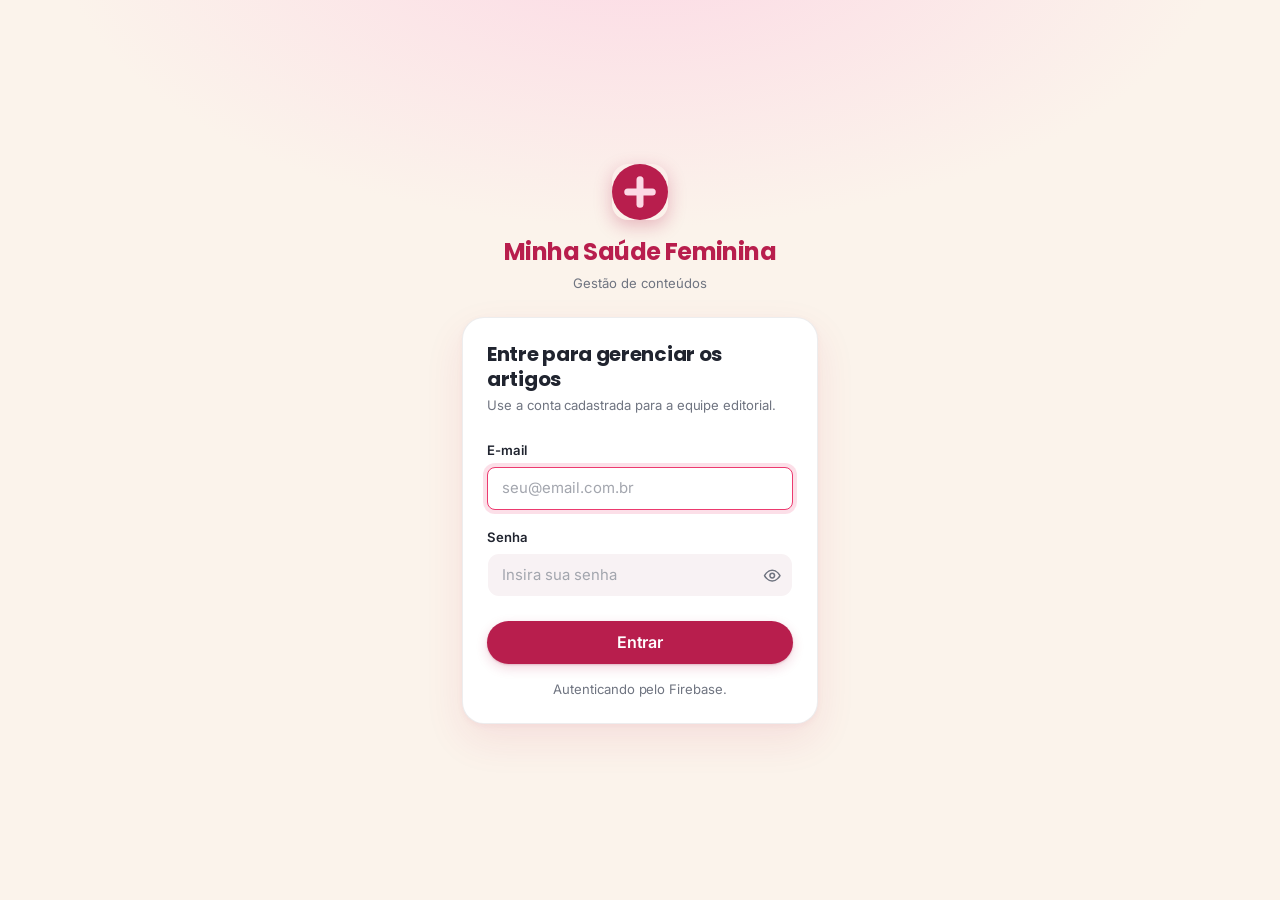
<file: Minha-saude-feminina/admin/web/index.html>
<!doctype html>
<html lang="pt-BR">
<head>
  <meta charset="utf-8">
  <meta name="viewport" content="width=device-width, initial-scale=1">
  <title>Artigos · Minha Saúde Feminina</title>
  <link rel="icon" type="image/svg+xml" href="assets/favicon.svg">
  <link href="assets/vendor/bootstrap.min.css" rel="stylesheet">
  <link href="assets/fontes/fontes.css" rel="stylesheet">
  <link href="assets/css/estilo.css" rel="stylesheet">
</head>
<body>

<header class="topo" id="cabecalho"></header>

<main class="container py-4">
  <div id="faixaModo" class="mb-3"></div>
  <div id="avisos"></div>

  <div class="d-flex align-items-end justify-content-between flex-wrap gap-3 mb-4">
    <div>
      <h1 class="fs-3 mb-1">Artigos</h1>
      <p class="ajuda mb-0">Tudo que é publicado aqui aparece na aba Conteúdos do aplicativo.</p>
    </div>
    <a class="btn btn-rosa" href="artigo.html">+ Novo artigo</a>
  </div>

  <div class="row g-3 mb-4">
    <div class="col-6 col-lg-3"><div class="cartao-metrica"><div class="numero" id="mTotal">—</div><div class="rotulo">Artigos</div></div></div>
    <div class="col-6 col-lg-3"><div class="cartao-metrica"><div class="numero" id="mPublicados">—</div><div class="rotulo">No aplicativo</div></div></div>
    <div class="col-6 col-lg-3"><div class="cartao-metrica"><div class="numero" id="mRascunhos">—</div><div class="rotulo">Rascunhos</div></div></div>
    <div class="col-6 col-lg-3"><div class="cartao-metrica"><div class="numero" id="mCategorias">—</div><div class="rotulo">Categorias</div></div></div>
  </div>

  <form class="cartao p-3 mb-4" id="formFiltros">
    <div class="row g-2 align-items-end">
      <div class="col-12 col-md-5">
        <label class="form-label" for="busca">Buscar</label>
        <input class="form-control" id="busca" name="busca" placeholder="Título, resumo ou texto do artigo">
      </div>
      <div class="col-6 col-md-3">
        <label class="form-label" for="categoria_id">Categoria</label>
        <select class="form-select" id="categoria_id" name="categoria_id"><option value="">Todas</option></select>
      </div>
      <div class="col-6 col-md-2">
        <label class="form-label" for="situacao">Situação</label>
        <select class="form-select" id="situacao" name="situacao">
          <option value="">Todas</option>
          <option value="publicado">Publicado</option>
          <option value="rascunho">Rascunho</option>
        </select>
      </div>
      <div class="col-12 col-md-2 d-flex gap-2">
        <button class="btn btn-rosa flex-grow-1" type="submit">Filtrar</button>
        <button class="btn btn-contorno" type="button" id="botaoLimpar">Limpar</button>
      </div>
    </div>
  </form>

  <div id="listagem">
    <div class="vazio">Carregando artigos…</div>
  </div>
</main>

<div class="modal fade" id="modalExcluir" tabindex="-1" aria-hidden="true">
  <div class="modal-dialog modal-dialog-centered">
    <div class="modal-content" style="border-radius: 20px;">
      <div class="modal-header border-0">
        <h2 class="modal-title fs-5">Excluir artigo</h2>
        <button type="button" class="btn-close" data-bs-dismiss="modal" aria-label="Fechar"></button>
      </div>
      <div class="modal-body">
        <p class="mb-1">Você vai excluir <strong id="tituloExcluir"></strong>.</p>
        <p class="ajuda mb-0">O artigo sai do aplicativo na próxima sincronização, inclusive nos celulares que já baixaram o conteúdo.</p>
      </div>
      <div class="modal-footer border-0">
        <button type="button" class="btn btn-contorno" data-bs-dismiss="modal">Cancelar</button>
        <button type="button" class="btn btn-perigo" id="confirmarExclusao">Excluir artigo</button>
      </div>
    </div>
  </div>
</div>

<script src="assets/vendor/bootstrap.bundle.min.js"></script>
<script src="assets/js/config.js"></script>
<script src="assets/js/api.js"></script>
<script src="assets/js/auth.js"></script>
<script src="assets/js/comum.js"></script>
<script src="assets/js/painel.js"></script>
</body>
</html>
</file>
<file: Minha-saude-feminina/admin/web/assets/fontes/fontes.css>
/* Fontes locais — a interface mantém a tipografia mesmo sem internet. */
@font-face { font-family: 'Inter'; font-style: normal; font-weight: 400; font-display: swap; src: url('inter-latin-400-normal.woff2') format('woff2'); }
@font-face { font-family: 'Inter'; font-style: normal; font-weight: 500; font-display: swap; src: url('inter-latin-500-normal.woff2') format('woff2'); }
@font-face { font-family: 'Inter'; font-style: normal; font-weight: 600; font-display: swap; src: url('inter-latin-600-normal.woff2') format('woff2'); }
@font-face { font-family: 'Poppins'; font-style: normal; font-weight: 600; font-display: swap; src: url('poppins-latin-600-normal.woff2') format('woff2'); }
@font-face { font-family: 'Poppins'; font-style: normal; font-weight: 700; font-display: swap; src: url('poppins-latin-700-normal.woff2') format('woff2'); }
@font-face { font-family: 'Poppins'; font-style: normal; font-weight: 800; font-display: swap; src: url('poppins-latin-800-normal.woff2') format('woff2'); }
</file>
<file: Minha-saude-feminina/admin/web/assets/css/estilo.css>
/* ==========================================================================
   Minha Saúde Feminina — identidade visual da gestão web
   Linguagem inspirada no design da Apple: materiais translúcidos, hierarquia
   por peso e espaço, resposta imediata ao toque e movimento contido.
   ========================================================================== */

:root {
  /* Paleta da marca (inalterada) */
  --rosa-profundo: #b81e4d;
  --rosa-escuro: #8f1339;
  --rosa-vivo: #ec3a6f;
  --rosa-claro: #fcd9e5;
  --rosa-nevoa: #fdeef3;
  --linho: #fbf3eb;
  --tinta: #20242f;
  --tinta-suave: #6f7480;
  --borda: #f0e2e7;

  /* Superfícies e profundidade */
  --superficie: #fff;
  --campo: #f8f2f4;
  --hairline: rgba(32, 36, 47, .08);
  --sombra-suave: 0 1px 2px rgba(32, 36, 47, .04), 0 4px 16px rgba(32, 36, 47, .05);
  --sombra: 0 2px 6px rgba(184, 30, 77, .05), 0 16px 40px rgba(184, 30, 77, .09);
  --sombra-elevada: 0 4px 12px rgba(32, 36, 47, .08), 0 24px 60px rgba(32, 36, 47, .16);
  --anel-foco: 0 0 0 4px rgba(236, 58, 111, .16);

  --raio: 22px;
  --raio-medio: 16px;
  --raio-campo: 12px;

  /* Movimento: curva sem overshoot (equivalente a mola criticamente amortecida) */
  --curva: cubic-bezier(.25, .1, .25, 1);
  --rapido: 120ms;
  --medio: 220ms;
}

* { -webkit-font-smoothing: antialiased; -moz-osx-font-smoothing: grayscale; }

html { font-size: 100%; }

body {
  background: var(--linho);
  color: var(--tinta);
  font-family: 'Inter', system-ui, -apple-system, 'Segoe UI', sans-serif;
  font-size: .95rem;
  letter-spacing: -.003em;
  line-height: 1.5;
  min-height: 100vh;
}

/* Tipografia: tracking negativo cresce com o tamanho, entrelinha encolhe */
h1, h2, h3, h4, h5, .fonte-titulo {
  font-family: 'Poppins', 'Inter', sans-serif;
  font-weight: 700;
}

h1, .fs-3 { letter-spacing: -.03em; line-height: 1.12; }
h2, .fs-5, .fs-6 { letter-spacing: -.015em; line-height: 1.25; }
.fonte-titulo { letter-spacing: -.01em; line-height: 1.3; }

a { color: var(--rosa-profundo); text-decoration: none; }

.icone { display: inline-block; flex-shrink: 0; height: 1.1em; vertical-align: -.18em; width: 1.1em; }

/* ------------------------------------------------------------- topo ------ */

/* Barra translúcida: o conteúdo rola por baixo do material */
.topo {
  -webkit-backdrop-filter: blur(20px) saturate(180%);
  backdrop-filter: blur(20px) saturate(180%);
  background: rgba(252, 236, 242, .72);
  border-bottom: 1px solid rgba(184, 30, 77, .08);
  position: sticky;
  top: 0;
  z-index: 1030;
}

.marca {
  align-items: center;
  color: var(--rosa-profundo);
  display: inline-flex;
  font-family: 'Poppins', sans-serif;
  font-size: 1.15rem;
  font-weight: 700;
  gap: .6rem;
  letter-spacing: -.025em;
}

.marca:hover { color: var(--rosa-escuro); }

.marca-icone {
  border-radius: 9px;
  box-shadow: 0 2px 6px rgba(184, 30, 77, .25);
  height: 30px;
  width: 30px;
}

/* Navegação como controle segmentado */
.topo nav { gap: .5rem !important; }

.segmentos {
  background: rgba(255, 255, 255, .55);
  border: 1px solid rgba(184, 30, 77, .08);
  border-radius: 999px;
  display: inline-flex;
  gap: 2px;
  padding: 3px;
}

.topo .nav-link {
  border-radius: 999px;
  color: var(--rosa-escuro);
  cursor: pointer;
  font-size: .88rem;
  font-weight: 600;
  padding: .38rem 1rem;
  transition: background var(--medio) var(--curva), color var(--medio) var(--curva), transform var(--rapido) ease-out;
}

.topo .nav-link:hover { background: rgba(255, 255, 255, .8); color: var(--rosa-escuro); }
.topo .nav-link:active { transform: scale(.96); }

.topo .nav-link.ativo {
  background: var(--superficie);
  box-shadow: 0 1px 3px rgba(32, 36, 47, .1), 0 1px 1px rgba(32, 36, 47, .04);
  color: var(--rosa-profundo);
}

.btn-sair {
  align-items: center;
  background: transparent;
  border: none;
  border-radius: 999px;
  color: var(--tinta-suave);
  display: inline-flex;
  font-size: .88rem;
  font-weight: 600;
  gap: .4rem;
  padding: .42rem .85rem;
  transition: background var(--medio) var(--curva), color var(--medio) var(--curva), transform var(--rapido) ease-out;
}

.btn-sair:hover { background: rgba(255, 255, 255, .7); color: var(--rosa-escuro); }
.btn-sair:active { transform: scale(.96); }

/* ----------------------------------------------------------- cartões ----- */

.cartao {
  background: var(--superficie);
  border: 1px solid var(--hairline);
  border-radius: var(--raio);
  box-shadow: var(--sombra-suave);
}

.cartao-metrica {
  background: var(--superficie);
  border: 1px solid var(--hairline);
  border-radius: var(--raio);
  box-shadow: var(--sombra-suave);
  padding: 1.15rem 1.3rem 1.05rem;
  transition: box-shadow var(--medio) var(--curva), transform var(--medio) var(--curva);
}

.cartao-metrica:hover { box-shadow: var(--sombra); transform: translateY(-1px); }

.cartao-metrica .numero {
  color: var(--rosa-profundo);
  font-family: 'Poppins', sans-serif;
  font-size: 2.1rem;
  font-variant-numeric: tabular-nums;
  font-weight: 700;
  letter-spacing: -.04em;
  line-height: 1;
}

.cartao-metrica .rotulo {
  color: var(--tinta-suave);
  font-size: .78rem;
  font-weight: 500;
  letter-spacing: .005em;
  margin-top: .45rem;
}

/* ------------------------------------------------------------ botões ----- */

/* Resposta no pressionar: escala instantânea, sem esperar o clique */
.btn-rosa, .btn-contorno, .btn-perigo {
  align-items: center;
  border-radius: 999px;
  display: inline-flex;
  font-weight: 600;
  gap: .4rem;
  justify-content: center;
  letter-spacing: -.005em;
  transition: background var(--medio) var(--curva), border-color var(--medio) var(--curva),
              color var(--medio) var(--curva), box-shadow var(--medio) var(--curva),
              transform var(--rapido) ease-out;
}

.btn-rosa:active, .btn-contorno:active, .btn-perigo:active { transform: scale(.97); }

.btn-rosa {
  background: var(--rosa-profundo);
  border: none;
  box-shadow: 0 1px 2px rgba(143, 19, 57, .2), 0 4px 12px rgba(184, 30, 77, .18);
  color: #fff;
  padding: .6rem 1.35rem;
}

.btn-rosa:hover, .btn-rosa:focus { background: var(--rosa-escuro); color: #fff; }
.btn-rosa:disabled { background: var(--rosa-profundo); color: #fff; opacity: .55; }

.btn-contorno {
  background: var(--superficie);
  border: 1px solid rgba(184, 30, 77, .2);
  color: var(--rosa-profundo);
  padding: .5rem 1.05rem;
}

.btn-contorno:hover { background: var(--rosa-nevoa); border-color: rgba(184, 30, 77, .15); color: var(--rosa-escuro); }

.btn-perigo {
  background: var(--superficie);
  border: 1px solid rgba(180, 36, 63, .18);
  color: #b4243f;
  padding: .5rem 1.05rem;
}

.btn-perigo:hover { background: #fdeaee; border-color: rgba(180, 36, 63, .3); color: #8f1339; }

.btn-sm { font-size: .8rem; padding: .32rem .8rem !important; }

/* -------------------------------------------------------------- chips ---- */

.chip {
  align-items: center;
  background: var(--rosa-nevoa);
  border: 1px solid transparent;
  border-radius: 999px;
  color: var(--rosa-profundo);
  display: inline-flex;
  font-size: .82rem;
  font-weight: 600;
  gap: .35rem;
  padding: .32rem .85rem;
  white-space: nowrap;
}

.chip.ativo { background: var(--rosa-profundo); color: #fff; }

.faixa-chips { display: flex; flex-wrap: wrap; gap: .45rem; }

/* ---------------------------------------------------------- formulário --- */

.form-control, .form-select {
  background-color: var(--campo);
  border: 1px solid transparent;
  border-radius: var(--raio-campo);
  color: var(--tinta);
  font-size: .93rem;
  padding: .6rem .85rem;
  transition: background-color var(--medio) var(--curva), border-color var(--medio) var(--curva),
              box-shadow var(--medio) var(--curva);
}

.form-control::placeholder { color: #a3a6ae; }

.form-control:hover, .form-select:hover { background-color: #f4ecef; }

.form-control:focus, .form-select:focus {
  background-color: var(--superficie);
  border-color: var(--rosa-vivo);
  box-shadow: var(--anel-foco);
}

.form-control-color { min-height: 2.65rem; padding: .3rem; }

.form-label {
  color: var(--tinta);
  font-size: .82rem;
  font-weight: 600;
  letter-spacing: .002em;
  margin-bottom: .35rem;
}

.ajuda { color: var(--tinta-suave); font-size: .82rem; line-height: 1.45; }

.form-check-input {
  border-color: rgba(32, 36, 47, .2);
  cursor: pointer;
  transition: background-color var(--medio) var(--curva), background-position var(--medio) var(--curva);
}

.form-switch .form-check-input { height: 1.35em; margin-top: .1em; width: 2.35em; }

.form-check-input:checked {
  background-color: var(--rosa-profundo);
  border-color: var(--rosa-profundo);
}

.form-check-input:focus {
  border-color: var(--rosa-vivo);
  box-shadow: var(--anel-foco);
}

.form-check-label { cursor: pointer; font-size: .9rem; padding-left: .2rem; }

/* ------------------------------------------------------------- tabela ---- */

/* Lista agrupada: linhas como cartões leves que respondem ao ponteiro */
.tabela-artigos { border-collapse: separate; border-spacing: 0 .5rem; }

.tabela-artigos thead th {
  border: none;
  color: var(--tinta-suave);
  font-size: .76rem;
  font-weight: 600;
  letter-spacing: .01em;
  padding: 0 1rem .2rem;
}

.tabela-artigos tbody tr {
  background: var(--superficie);
  box-shadow: var(--sombra-suave);
  transition: box-shadow var(--medio) var(--curva), transform var(--medio) var(--curva);
}

.tabela-artigos tbody tr:hover { box-shadow: var(--sombra); transform: translateY(-1px); }

.tabela-artigos tbody td {
  background: transparent;
  border: none;
  border-bottom: 1px solid var(--hairline);
  border-top: 1px solid var(--hairline);
  padding: .9rem 1rem;
  vertical-align: middle;
}

.tabela-artigos tbody td:first-child {
  border-bottom-left-radius: var(--raio-medio);
  border-left: 1px solid var(--hairline);
  border-top-left-radius: var(--raio-medio);
}

.tabela-artigos tbody td:last-child {
  border-bottom-right-radius: var(--raio-medio);
  border-right: 1px solid var(--hairline);
  border-top-right-radius: var(--raio-medio);
}

.tabela-artigos tbody tr td .btn-sm { white-space: nowrap; }

/* Tabela simples (categorias) */
.table { --bs-table-bg: transparent; margin-bottom: 0; }
.table > thead th {
  border-bottom: 1px solid var(--hairline);
  color: var(--tinta-suave);
  font-size: .76rem;
  font-weight: 600;
  letter-spacing: .01em;
  padding-bottom: .6rem;
  text-transform: none;
}
.table > tbody td { border-bottom: 1px solid var(--hairline); padding: .85rem .5rem; }
.table > tbody tr:last-child td { border-bottom: none; }

.rotulo-categoria {
  color: var(--rosa-profundo);
  font-size: .7rem;
  font-weight: 700;
  letter-spacing: .06em;
  text-transform: uppercase;
}

.selos { align-items: center; display: flex; flex-wrap: wrap; gap: .35rem; }

.selo {
  align-items: center;
  border-radius: 999px;
  display: inline-flex;
  font-size: .74rem;
  font-weight: 600;
  gap: .35rem;
  padding: .26rem .65rem;
  white-space: nowrap;
}

/* Ponto de status antes do texto */
.selo-publicado::before, .selo-rascunho::before {
  background: currentColor;
  border-radius: 50%;
  content: '';
  height: 6px;
  width: 6px;
}

.selo-publicado { background: #e8f6ee; color: #17714a; }
.selo-rascunho { background: #fdf1e3; color: #9a6412; }
.selo-destaque { background: var(--rosa-nevoa); color: var(--rosa-profundo); }

.emoji-artigo {
  align-items: center;
  background: var(--rosa-nevoa);
  border-radius: 14px;
  display: inline-flex;
  flex-shrink: 0;
  font-size: 1.3rem;
  height: 46px;
  justify-content: center;
  width: 46px;
}

.ponto-cor {
  border-radius: 50%;
  box-shadow: inset 0 0 0 1px rgba(0, 0, 0, .08);
  display: inline-block;
  height: 12px;
  vertical-align: middle;
  width: 12px;
}

/* ------------------------------------------------------------- editor ---- */

.ql-toolbar.ql-snow {
  -webkit-backdrop-filter: blur(16px) saturate(180%);
  backdrop-filter: blur(16px) saturate(180%);
  background: rgba(255, 255, 255, .82);
  border: 1px solid var(--hairline) !important;
  border-radius: var(--raio-medio) var(--raio-medio) 0 0;
  padding: .55rem .7rem !important;
  position: sticky;
  top: 64px;
  z-index: 5;
}

.ql-container.ql-snow {
  background: var(--superficie);
  border: 1px solid var(--hairline) !important;
  border-radius: 0 0 var(--raio-medio) var(--raio-medio);
  border-top: none !important;
  font-family: 'Inter', sans-serif;
  font-size: 1rem;
}

.ql-editor { line-height: 1.65; min-height: 380px; padding: 1.1rem 1.2rem; }
.ql-editor img, .ql-editor video, .ql-editor iframe { border-radius: 14px; max-width: 100%; }
.ql-snow .ql-stroke { stroke: var(--rosa-escuro); }
.ql-snow .ql-fill { fill: var(--rosa-escuro); }
.ql-snow .ql-picker-label { color: var(--rosa-escuro); }
.ql-snow.ql-toolbar button { border-radius: 8px; transition: background var(--rapido) ease-out; }
.ql-snow.ql-toolbar button:hover { background: var(--rosa-nevoa); }

#editor { background: var(--superficie); min-height: 380px; }

/* --------------------------------------------------- simulador do app ---- */

.moldura-celular {
  background: #14161c;
  border-radius: 46px;
  box-shadow: inset 0 0 0 1.5px rgba(255, 255, 255, .08), var(--sombra-elevada);
  padding: 11px;
  width: 372px;
}

.tela-celular {
  background: var(--linho);
  border-radius: 36px;
  height: 720px;
  -ms-overflow-style: none;
  overflow-y: auto;
  position: relative;
  scrollbar-width: none;
}

.tela-celular::-webkit-scrollbar { display: none; }

.app-leitura,
.app-cartao h6,
.app-cartao p,
.ql-editor {
  overflow-wrap: anywhere;
}

.app-cabecalho {
  -webkit-backdrop-filter: blur(18px) saturate(180%);
  backdrop-filter: blur(18px) saturate(180%);
  background: rgba(252, 217, 229, .86);
  border-radius: 36px 36px 26px 26px;
  padding: 1.5rem 1.2rem 1.1rem;
  position: sticky;
  top: 0;
  z-index: 3;
}

.app-titulo {
  color: var(--rosa-profundo);
  font-family: 'Poppins', sans-serif;
  font-size: 1.55rem;
  font-weight: 700;
  letter-spacing: -.035em;
  line-height: 1.1;
}

.app-busca {
  background: #fff;
  border: none;
  border-radius: 999px;
  padding: .7rem 1.1rem;
  width: 100%;
}

.app-busca:focus { box-shadow: var(--anel-foco); outline: none; }

.app-chips {
  display: flex;
  gap: .45rem;
  overflow-x: auto;
  padding: .9rem 1rem .3rem;
  scrollbar-width: none;
}

.app-chips::-webkit-scrollbar { display: none; }

.app-cartao {
  background: #fff;
  border-radius: 20px;
  box-shadow: 0 1px 2px rgba(32, 36, 47, .04), 0 6px 18px rgba(32, 36, 47, .06);
  display: flex;
  gap: .8rem;
  margin: 0 1rem .7rem;
  padding: .9rem 1rem;
}

.app-cartao .emoji { font-size: 1.6rem; line-height: 1.2; }
.app-cartao h6 { font-family: 'Poppins', sans-serif; font-size: .98rem; font-weight: 700; letter-spacing: -.01em; margin: .1rem 0 .2rem; }
.app-cartao p { color: var(--tinta-suave); font-size: .84rem; line-height: 1.35; margin: 0; }

.app-leitura { padding: 0 1.15rem 2rem; }
.app-leitura img, .app-leitura video, .app-leitura iframe { border-radius: 14px; max-width: 100%; }
.app-leitura h1, .app-leitura h2 { font-size: 1.12rem; letter-spacing: -.02em; margin-top: 1.1rem; }
.app-leitura p, .app-leitura li { font-size: .92rem; line-height: 1.6; }
.app-leitura blockquote {
  background: var(--rosa-nevoa);
  border-left: 3px solid var(--rosa-vivo);
  border-radius: 12px;
  font-size: .9rem;
  margin: 1rem 0;
  padding: .8rem 1rem;
}

.app-barra {
  background: #f2ecf6;
  border-radius: 0 0 36px 36px;
  bottom: 0;
  display: flex;
  justify-content: space-around;
  padding: .7rem 0;
  position: sticky;
}

.app-barra span { font-size: 1.15rem; opacity: .5; }
.app-barra span.ativo { opacity: 1; }

.pulso-sinc {
  animation: pulsar 1.6s ease-in-out infinite;
  background: #2ea36a;
  border-radius: 50%;
  display: inline-block;
  height: 8px;
  width: 8px;
}

@keyframes pulsar {
  0%, 100% { opacity: 1; transform: scale(1); }
  50% { opacity: .45; transform: scale(1.35); }
}

/* -------------------------------------------------------------- avisos --- */

.alerta {
  align-items: center;
  border: 1px solid transparent;
  border-radius: var(--raio-medio);
  box-shadow: var(--sombra-suave);
  display: flex;
  font-size: .9rem;
  font-weight: 500;
  gap: .5rem;
  padding: .85rem 3rem .85rem 1.1rem;
}

.alerta.show { animation: surgir var(--medio) var(--curva); }

@keyframes surgir {
  from { opacity: 0; transform: translateY(-6px) scale(.985); }
  to { opacity: 1; transform: none; }
}

.alerta-sucesso { background: #ecf8f1; border-color: rgba(23, 113, 74, .12); color: #146c47; }
.alerta-erro { background: #fdeef1; border-color: rgba(155, 31, 60, .12); color: #9b1f3c; }
.alerta-aviso { background: #fdf4e6; border-color: rgba(138, 90, 18, .12); color: #8a5a12; }

.alerta .btn-close { box-shadow: none; padding: 1.05rem 1rem; transform: scale(.8); }

.vazio {
  background: var(--superficie);
  border: 1px dashed rgba(184, 30, 77, .2);
  border-radius: var(--raio);
  color: var(--tinta-suave);
  padding: 3.2rem 1.5rem;
  text-align: center;
}

/* -------------------------------------------------------------- modal ---- */

/* Escurece e desfoca o fundo para focar na decisão */
.modal-backdrop.show { -webkit-backdrop-filter: blur(6px); backdrop-filter: blur(6px); opacity: .28; }

.modal-content {
  border: 1px solid var(--hairline);
  border-radius: 24px !important;
  box-shadow: var(--sombra-elevada);
}

.modal.fade .modal-dialog { transform: scale(.96); transition: transform var(--medio) var(--curva); }
.modal.show .modal-dialog { transform: none; }

/* ------------------------------------------------------------- login ----- */

.tela-login {
  background:
    radial-gradient(900px 460px at 50% -8%, var(--rosa-claro) 0%, transparent 65%),
    var(--linho);
}

.tela-login .cartao { box-shadow: var(--sombra); }

.marca-login {
  align-items: center;
  display: flex;
  flex-direction: column;
  gap: .9rem;
}

.marca-login .marca-icone {
  border-radius: 16px;
  box-shadow: 0 6px 18px rgba(184, 30, 77, .28);
  height: 56px;
  width: 56px;
}

.campo-senha { position: relative; }

.campo-senha .form-control { padding-right: 3rem; }

.botao-olho {
  align-items: center;
  background: none;
  border: none;
  border-radius: 10px;
  color: var(--tinta-suave);
  cursor: pointer;
  display: inline-flex;
  font-size: 1.05rem;
  justify-content: center;
  line-height: 1;
  padding: .4rem;
  position: absolute;
  right: .35rem;
  top: 50%;
  transform: translateY(-50%);
  transition: background var(--rapido) ease-out, color var(--rapido) ease-out;
  z-index: 3;
}

.botao-olho:hover { background: var(--rosa-nevoa); color: var(--rosa-profundo); }

.campo-senha input::-ms-reveal,
.campo-senha input::-ms-clear { display: none; }

/* ------------------------------------------------------- acessibilidade -- */

:focus-visible { border-radius: 8px; outline: 3px solid rgba(236, 58, 111, .55); outline-offset: 2px; }

@media (max-width: 575px) {
  .moldura-celular { width: 100%; }
  .tela-celular { height: 620px; }
  .ql-toolbar.ql-snow { top: 0; }
}

/* Movimento reduzido: troca deslocamentos por mudanças sem movimento */
@media (prefers-reduced-motion: reduce) {
  .pulso-sinc, .alerta.show { animation: none; }
  .cartao-metrica:hover, .tabela-artigos tbody tr:hover,
  .modal.fade .modal-dialog { transform: none; }
  .btn-rosa:active, .btn-contorno:active, .btn-perigo:active,
  .topo .nav-link:active, .btn-sair:active { transform: none; }
}

/* Transparência reduzida: materiais viram superfícies sólidas */
@media (prefers-reduced-transparency: reduce) {
  .topo { -webkit-backdrop-filter: none; backdrop-filter: none; background: #fce6ee; }
  .ql-toolbar.ql-snow, .app-cabecalho { -webkit-backdrop-filter: none; backdrop-filter: none; }
  .ql-toolbar.ql-snow { background: #fff; }
  .app-cabecalho { background: var(--rosa-claro); }
  .modal-backdrop.show { -webkit-backdrop-filter: none; backdrop-filter: none; opacity: .4; }
}

/* Contraste aumentado: bordas definidas */
@media (prefers-contrast: more) {
  :root { --hairline: rgba(32, 36, 47, .35); --tinta-suave: #4a4e58; }
  .topo { background: #fce6ee; }
}
</file>
<file: Minha-saude-feminina/admin/web/assets/vendor/quill.snow.css>
/*!
 * Quill Editor v2.0.2
 * https://quilljs.com
 * Copyright (c) 2017-2024, Slab
 * Copyright (c) 2014, Jason Chen
 * Copyright (c) 2013, salesforce.com
 */
.ql-container{box-sizing:border-box;font-family:Helvetica,Arial,sans-serif;font-size:13px;height:100%;margin:0;position:relative}.ql-container.ql-disabled .ql-tooltip{visibility:hidden}.ql-container:not(.ql-disabled) li[data-list=checked] > .ql-ui,.ql-container:not(.ql-disabled) li[data-list=unchecked] > .ql-ui{cursor:pointer}.ql-clipboard{left:-100000px;height:1px;overflow-y:hidden;position:absolute;top:50%}.ql-clipboard p{margin:0;padding:0}.ql-editor{box-sizing:border-box;counter-reset:list-0 list-1 list-2 list-3 list-4 list-5 list-6 list-7 list-8 list-9;line-height:1.42;height:100%;outline:none;overflow-y:auto;padding:12px 15px;tab-size:4;-moz-tab-size:4;text-align:left;white-space:pre-wrap;word-wrap:break-word}.ql-editor > *{cursor:text}.ql-editor p,.ql-editor ol,.ql-editor pre,.ql-editor blockquote,.ql-editor h1,.ql-editor h2,.ql-editor h3,.ql-editor h4,.ql-editor h5,.ql-editor h6{margin:0;padding:0}@supports (counter-set:none){.ql-editor p,.ql-editor h1,.ql-editor h2,.ql-editor h3,.ql-editor h4,.ql-editor h5,.ql-editor h6{counter-set:list-0 list-1 list-2 list-3 list-4 list-5 list-6 list-7 list-8 list-9}}@supports not (counter-set:none){.ql-editor p,.ql-editor h1,.ql-editor h2,.ql-editor h3,.ql-editor h4,.ql-editor h5,.ql-editor h6{counter-reset:list-0 list-1 list-2 list-3 list-4 list-5 list-6 list-7 list-8 list-9}}.ql-editor table{border-collapse:collapse}.ql-editor td{border:1px solid #000;padding:2px 5px}.ql-editor ol{padding-left:1.5em}.ql-editor li{list-style-type:none;padding-left:1.5em;position:relative}.ql-editor li > .ql-ui:before{display:inline-block;margin-left:-1.5em;margin-right:.3em;text-align:right;white-space:nowrap;width:1.2em}.ql-editor li[data-list=checked] > .ql-ui,.ql-editor li[data-list=unchecked] > .ql-ui{color:#777}.ql-editor li[data-list=bullet] > .ql-ui:before{content:'\2022'}.ql-editor li[data-list=checked] > .ql-ui:before{content:'\2611'}.ql-editor li[data-list=unchecked] > .ql-ui:before{content:'\2610'}@supports (counter-set:none){.ql-editor li[data-list]{counter-set:list-1 list-2 list-3 list-4 list-5 list-6 list-7 list-8 list-9}}@supports not (counter-set:none){.ql-editor li[data-list]{counter-reset:list-1 list-2 list-3 list-4 list-5 list-6 list-7 list-8 list-9}}.ql-editor li[data-list=ordered]{counter-increment:list-0}.ql-editor li[data-list=ordered] > .ql-ui:before{content:counter(list-0, decimal) '. '}.ql-editor li[data-list=ordered].ql-indent-1{counter-increment:list-1}.ql-editor li[data-list=ordered].ql-indent-1 > .ql-ui:before{content:counter(list-1, lower-alpha) '. '}@supports (counter-set:none){.ql-editor li[data-list].ql-indent-1{counter-set:list-2 list-3 list-4 list-5 list-6 list-7 list-8 list-9}}@supports not (counter-set:none){.ql-editor li[data-list].ql-indent-1{counter-reset:list-2 list-3 list-4 list-5 list-6 list-7 list-8 list-9}}.ql-editor li[data-list=ordered].ql-indent-2{counter-increment:list-2}.ql-editor li[data-list=ordered].ql-indent-2 > .ql-ui:before{content:counter(list-2, lower-roman) '. '}@supports (counter-set:none){.ql-editor li[data-list].ql-indent-2{counter-set:list-3 list-4 list-5 list-6 list-7 list-8 list-9}}@supports not (counter-set:none){.ql-editor li[data-list].ql-indent-2{counter-reset:list-3 list-4 list-5 list-6 list-7 list-8 list-9}}.ql-editor li[data-list=ordered].ql-indent-3{counter-increment:list-3}.ql-editor li[data-list=ordered].ql-indent-3 > .ql-ui:before{content:counter(list-3, decimal) '. '}@supports (counter-set:none){.ql-editor li[data-list].ql-indent-3{counter-set:list-4 list-5 list-6 list-7 list-8 list-9}}@supports not (counter-set:none){.ql-editor li[data-list].ql-indent-3{counter-reset:list-4 list-5 list-6 list-7 list-8 list-9}}.ql-editor li[data-list=ordered].ql-indent-4{counter-increment:list-4}.ql-editor li[data-list=ordered].ql-indent-4 > .ql-ui:before{content:counter(list-4, lower-alpha) '. '}@supports (counter-set:none){.ql-editor li[data-list].ql-indent-4{counter-set:list-5 list-6 list-7 list-8 list-9}}@supports not (counter-set:none){.ql-editor li[data-list].ql-indent-4{counter-reset:list-5 list-6 list-7 list-8 list-9}}.ql-editor li[data-list=ordered].ql-indent-5{counter-increment:list-5}.ql-editor li[data-list=ordered].ql-indent-5 > .ql-ui:before{content:counter(list-5, lower-roman) '. '}@supports (counter-set:none){.ql-editor li[data-list].ql-indent-5{counter-set:list-6 list-7 list-8 list-9}}@supports not (counter-set:none){.ql-editor li[data-list].ql-indent-5{counter-reset:list-6 list-7 list-8 list-9}}.ql-editor li[data-list=ordered].ql-indent-6{counter-increment:list-6}.ql-editor li[data-list=ordered].ql-indent-6 > .ql-ui:before{content:counter(list-6, decimal) '. '}@supports (counter-set:none){.ql-editor li[data-list].ql-indent-6{counter-set:list-7 list-8 list-9}}@supports not (counter-set:none){.ql-editor li[data-list].ql-indent-6{counter-reset:list-7 list-8 list-9}}.ql-editor li[data-list=ordered].ql-indent-7{counter-increment:list-7}.ql-editor li[data-list=ordered].ql-indent-7 > .ql-ui:before{content:counter(list-7, lower-alpha) '. '}@supports (counter-set:none){.ql-editor li[data-list].ql-indent-7{counter-set:list-8 list-9}}@supports not (counter-set:none){.ql-editor li[data-list].ql-indent-7{counter-reset:list-8 list-9}}.ql-editor li[data-list=ordered].ql-indent-8{counter-increment:list-8}.ql-editor li[data-list=ordered].ql-indent-8 > .ql-ui:before{content:counter(list-8, lower-roman) '. '}@supports (counter-set:none){.ql-editor li[data-list].ql-indent-8{counter-set:list-9}}@supports not (counter-set:none){.ql-editor li[data-list].ql-indent-8{counter-reset:list-9}}.ql-editor li[data-list=ordered].ql-indent-9{counter-increment:list-9}.ql-editor li[data-list=ordered].ql-indent-9 > .ql-ui:before{content:counter(list-9, decimal) '. '}.ql-editor .ql-indent-1:not(.ql-direction-rtl){padding-left:3em}.ql-editor li.ql-indent-1:not(.ql-direction-rtl){padding-left:4.5em}.ql-editor .ql-indent-1.ql-direction-rtl.ql-align-right{padding-right:3em}.ql-editor li.ql-indent-1.ql-direction-rtl.ql-align-right{padding-right:4.5em}.ql-editor .ql-indent-2:not(.ql-direction-rtl){padding-left:6em}.ql-editor li.ql-indent-2:not(.ql-direction-rtl){padding-left:7.5em}.ql-editor .ql-indent-2.ql-direction-rtl.ql-align-right{padding-right:6em}.ql-editor li.ql-indent-2.ql-direction-rtl.ql-align-right{padding-right:7.5em}.ql-editor .ql-indent-3:not(.ql-direction-rtl){padding-left:9em}.ql-editor li.ql-indent-3:not(.ql-direction-rtl){padding-left:10.5em}.ql-editor .ql-indent-3.ql-direction-rtl.ql-align-right{padding-right:9em}.ql-editor li.ql-indent-3.ql-direction-rtl.ql-align-right{padding-right:10.5em}.ql-editor .ql-indent-4:not(.ql-direction-rtl){padding-left:12em}.ql-editor li.ql-indent-4:not(.ql-direction-rtl){padding-left:13.5em}.ql-editor .ql-indent-4.ql-direction-rtl.ql-align-right{padding-right:12em}.ql-editor li.ql-indent-4.ql-direction-rtl.ql-align-right{padding-right:13.5em}.ql-editor .ql-indent-5:not(.ql-direction-rtl){padding-left:15em}.ql-editor li.ql-indent-5:not(.ql-direction-rtl){padding-left:16.5em}.ql-editor .ql-indent-5.ql-direction-rtl.ql-align-right{padding-right:15em}.ql-editor li.ql-indent-5.ql-direction-rtl.ql-align-right{padding-right:16.5em}.ql-editor .ql-indent-6:not(.ql-direction-rtl){padding-left:18em}.ql-editor li.ql-indent-6:not(.ql-direction-rtl){padding-left:19.5em}.ql-editor .ql-indent-6.ql-direction-rtl.ql-align-right{padding-right:18em}.ql-editor li.ql-indent-6.ql-direction-rtl.ql-align-right{padding-right:19.5em}.ql-editor .ql-indent-7:not(.ql-direction-rtl){padding-left:21em}.ql-editor li.ql-indent-7:not(.ql-direction-rtl){padding-left:22.5em}.ql-editor .ql-indent-7.ql-direction-rtl.ql-align-right{padding-right:21em}.ql-editor li.ql-indent-7.ql-direction-rtl.ql-align-right{padding-right:22.5em}.ql-editor .ql-indent-8:not(.ql-direction-rtl){padding-left:24em}.ql-editor li.ql-indent-8:not(.ql-direction-rtl){padding-left:25.5em}.ql-editor .ql-indent-8.ql-direction-rtl.ql-align-right{padding-right:24em}.ql-editor li.ql-indent-8.ql-direction-rtl.ql-align-right{padding-right:25.5em}.ql-editor .ql-indent-9:not(.ql-direction-rtl){padding-left:27em}.ql-editor li.ql-indent-9:not(.ql-direction-rtl){padding-left:28.5em}.ql-editor .ql-indent-9.ql-direction-rtl.ql-align-right{padding-right:27em}.ql-editor li.ql-indent-9.ql-direction-rtl.ql-align-right{padding-right:28.5em}.ql-editor li.ql-direction-rtl{padding-right:1.5em}.ql-editor li.ql-direction-rtl > .ql-ui:before{margin-left:.3em;margin-right:-1.5em;text-align:left}.ql-editor table{table-layout:fixed;width:100%}.ql-editor table td{outline:none}.ql-editor .ql-code-block-container{font-family:monospace}.ql-editor .ql-video{display:block;max-width:100%}.ql-editor .ql-video.ql-align-center{margin:0 auto}.ql-editor .ql-video.ql-align-right{margin:0 0 0 auto}.ql-editor .ql-bg-black{background-color:#000}.ql-editor .ql-bg-red{background-color:#e60000}.ql-editor .ql-bg-orange{background-color:#f90}.ql-editor .ql-bg-yellow{background-color:#ff0}.ql-editor .ql-bg-green{background-color:#008a00}.ql-editor .ql-bg-blue{background-color:#06c}.ql-editor .ql-bg-purple{background-color:#93f}.ql-editor .ql-color-white{color:#fff}.ql-editor .ql-color-red{color:#e60000}.ql-editor .ql-color-orange{color:#f90}.ql-editor .ql-color-yellow{color:#ff0}.ql-editor .ql-color-green{color:#008a00}.ql-editor .ql-color-blue{color:#06c}.ql-editor .ql-color-purple{color:#93f}.ql-editor .ql-font-serif{font-family:Georgia,Times New Roman,serif}.ql-editor .ql-font-monospace{font-family:Monaco,Courier New,monospace}.ql-editor .ql-size-small{font-size:.75em}.ql-editor .ql-size-large{font-size:1.5em}.ql-editor .ql-size-huge{font-size:2.5em}.ql-editor .ql-direction-rtl{direction:rtl;text-align:inherit}.ql-editor .ql-align-center{text-align:center}.ql-editor .ql-align-justify{text-align:justify}.ql-editor .ql-align-right{text-align:right}.ql-editor .ql-ui{position:absolute}.ql-editor.ql-blank::before{color:rgba(0,0,0,0.6);content:attr(data-placeholder);font-style:italic;left:15px;pointer-events:none;position:absolute;right:15px}.ql-snow.ql-toolbar:after,.ql-snow .ql-toolbar:after{clear:both;content:'';display:table}.ql-snow.ql-toolbar button,.ql-snow .ql-toolbar button{background:none;border:none;cursor:pointer;display:inline-block;float:left;height:24px;padding:3px 5px;width:28px}.ql-snow.ql-toolbar button svg,.ql-snow .ql-toolbar button svg{float:left;height:100%}.ql-snow.ql-toolbar button:active:hover,.ql-snow .ql-toolbar button:active:hover{outline:none}.ql-snow.ql-toolbar input.ql-image[type=file],.ql-snow .ql-toolbar input.ql-image[type=file]{display:none}.ql-snow.ql-toolbar button:hover,.ql-snow .ql-toolbar button:hover,.ql-snow.ql-toolbar button:focus,.ql-snow .ql-toolbar button:focus,.ql-snow.ql-toolbar button.ql-active,.ql-snow .ql-toolbar button.ql-active,.ql-snow.ql-toolbar .ql-picker-label:hover,.ql-snow .ql-toolbar .ql-picker-label:hover,.ql-snow.ql-toolbar .ql-picker-label.ql-active,.ql-snow .ql-toolbar .ql-picker-label.ql-active,.ql-snow.ql-toolbar .ql-picker-item:hover,.ql-snow .ql-toolbar .ql-picker-item:hover,.ql-snow.ql-toolbar .ql-picker-item.ql-selected,.ql-snow .ql-toolbar .ql-picker-item.ql-selected{color:#06c}.ql-snow.ql-toolbar button:hover .ql-fill,.ql-snow .ql-toolbar button:hover .ql-fill,.ql-snow.ql-toolbar button:focus .ql-fill,.ql-snow .ql-toolbar button:focus .ql-fill,.ql-snow.ql-toolbar button.ql-active .ql-fill,.ql-snow .ql-toolbar button.ql-active .ql-fill,.ql-snow.ql-toolbar .ql-picker-label:hover .ql-fill,.ql-snow .ql-toolbar .ql-picker-label:hover .ql-fill,.ql-snow.ql-toolbar .ql-picker-label.ql-active .ql-fill,.ql-snow .ql-toolbar .ql-picker-label.ql-active .ql-fill,.ql-snow.ql-toolbar .ql-picker-item:hover .ql-fill,.ql-snow .ql-toolbar .ql-picker-item:hover .ql-fill,.ql-snow.ql-toolbar .ql-picker-item.ql-selected .ql-fill,.ql-snow .ql-toolbar .ql-picker-item.ql-selected .ql-fill,.ql-snow.ql-toolbar button:hover .ql-stroke.ql-fill,.ql-snow .ql-toolbar button:hover .ql-stroke.ql-fill,.ql-snow.ql-toolbar button:focus .ql-stroke.ql-fill,.ql-snow .ql-toolbar button:focus .ql-stroke.ql-fill,.ql-snow.ql-toolbar button.ql-active .ql-stroke.ql-fill,.ql-snow .ql-toolbar button.ql-active .ql-stroke.ql-fill,.ql-snow.ql-toolbar .ql-picker-label:hover .ql-stroke.ql-fill,.ql-snow .ql-toolbar .ql-picker-label:hover .ql-stroke.ql-fill,.ql-snow.ql-toolbar .ql-picker-label.ql-active .ql-stroke.ql-fill,.ql-snow .ql-toolbar .ql-picker-label.ql-active .ql-stroke.ql-fill,.ql-snow.ql-toolbar .ql-picker-item:hover .ql-stroke.ql-fill,.ql-snow .ql-toolbar .ql-picker-item:hover .ql-stroke.ql-fill,.ql-snow.ql-toolbar .ql-picker-item.ql-selected .ql-stroke.ql-fill,.ql-snow .ql-toolbar .ql-picker-item.ql-selected .ql-stroke.ql-fill{fill:#06c}.ql-snow.ql-toolbar button:hover .ql-stroke,.ql-snow .ql-toolbar button:hover .ql-stroke,.ql-snow.ql-toolbar button:focus .ql-stroke,.ql-snow .ql-toolbar button:focus .ql-stroke,.ql-snow.ql-toolbar button.ql-active .ql-stroke,.ql-snow .ql-toolbar button.ql-active .ql-stroke,.ql-snow.ql-toolbar .ql-picker-label:hover .ql-stroke,.ql-snow .ql-toolbar .ql-picker-label:hover .ql-stroke,.ql-snow.ql-toolbar .ql-picker-label.ql-active .ql-stroke,.ql-snow .ql-toolbar .ql-picker-label.ql-active .ql-stroke,.ql-snow.ql-toolbar .ql-picker-item:hover .ql-stroke,.ql-snow .ql-toolbar .ql-picker-item:hover .ql-stroke,.ql-snow.ql-toolbar .ql-picker-item.ql-selected .ql-stroke,.ql-snow .ql-toolbar .ql-picker-item.ql-selected .ql-stroke,.ql-snow.ql-toolbar button:hover .ql-stroke-miter,.ql-snow .ql-toolbar button:hover .ql-stroke-miter,.ql-snow.ql-toolbar button:focus .ql-stroke-miter,.ql-snow .ql-toolbar button:focus .ql-stroke-miter,.ql-snow.ql-toolbar button.ql-active .ql-stroke-miter,.ql-snow .ql-toolbar button.ql-active .ql-stroke-miter,.ql-snow.ql-toolbar .ql-picker-label:hover .ql-stroke-miter,.ql-snow .ql-toolbar .ql-picker-label:hover .ql-stroke-miter,.ql-snow.ql-toolbar .ql-picker-label.ql-active .ql-stroke-miter,.ql-snow .ql-toolbar .ql-picker-label.ql-active .ql-stroke-miter,.ql-snow.ql-toolbar .ql-picker-item:hover .ql-stroke-miter,.ql-snow .ql-toolbar .ql-picker-item:hover .ql-stroke-miter,.ql-snow.ql-toolbar .ql-picker-item.ql-selected .ql-stroke-miter,.ql-snow .ql-toolbar .ql-picker-item.ql-selected .ql-stroke-miter{stroke:#06c}@media (pointer:coarse){.ql-snow.ql-toolbar button:hover:not(.ql-active),.ql-snow .ql-toolbar button:hover:not(.ql-active){color:#444}.ql-snow.ql-toolbar button:hover:not(.ql-active) .ql-fill,.ql-snow .ql-toolbar button:hover:not(.ql-active) .ql-fill,.ql-snow.ql-toolbar button:hover:not(.ql-active) .ql-stroke.ql-fill,.ql-snow .ql-toolbar button:hover:not(.ql-active) .ql-stroke.ql-fill{fill:#444}.ql-snow.ql-toolbar button:hover:not(.ql-active) .ql-stroke,.ql-snow .ql-toolbar button:hover:not(.ql-active) .ql-stroke,.ql-snow.ql-toolbar button:hover:not(.ql-active) .ql-stroke-miter,.ql-snow .ql-toolbar button:hover:not(.ql-active) .ql-stroke-miter{stroke:#444}}.ql-snow{box-sizing:border-box}.ql-snow *{box-sizing:border-box}.ql-snow .ql-hidden{display:none}.ql-snow .ql-out-bottom,.ql-snow .ql-out-top{visibility:hidden}.ql-snow .ql-tooltip{position:absolute;transform:translateY(10px)}.ql-snow .ql-tooltip a{cursor:pointer;text-decoration:none}.ql-snow .ql-tooltip.ql-flip{transform:translateY(-10px)}.ql-snow .ql-formats{display:inline-block;vertical-align:middle}.ql-snow .ql-formats:after{clear:both;content:'';display:table}.ql-snow .ql-stroke{fill:none;stroke:#444;stroke-linecap:round;stroke-linejoin:round;stroke-width:2}.ql-snow .ql-stroke-miter{fill:none;stroke:#444;stroke-miterlimit:10;stroke-width:2}.ql-snow .ql-fill,.ql-snow .ql-stroke.ql-fill{fill:#444}.ql-snow .ql-empty{fill:none}.ql-snow .ql-even{fill-rule:evenodd}.ql-snow .ql-thin,.ql-snow .ql-stroke.ql-thin{stroke-width:1}.ql-snow .ql-transparent{opacity:.4}.ql-snow .ql-direction svg:last-child{display:none}.ql-snow .ql-direction.ql-active svg:last-child{display:inline}.ql-snow .ql-direction.ql-active svg:first-child{display:none}.ql-snow .ql-editor h1{font-size:2em}.ql-snow .ql-editor h2{font-size:1.5em}.ql-snow .ql-editor h3{font-size:1.17em}.ql-snow .ql-editor h4{font-size:1em}.ql-snow .ql-editor h5{font-size:.83em}.ql-snow .ql-editor h6{font-size:.67em}.ql-snow .ql-editor a{text-decoration:underline}.ql-snow .ql-editor blockquote{border-left:4px solid #ccc;margin-bottom:5px;margin-top:5px;padding-left:16px}.ql-snow .ql-editor code,.ql-snow .ql-editor .ql-code-block-container{background-color:#f0f0f0;border-radius:3px}.ql-snow .ql-editor .ql-code-block-container{margin-bottom:5px;margin-top:5px;padding:5px 10px}.ql-snow .ql-editor code{font-size:85%;padding:2px 4px}.ql-snow .ql-editor .ql-code-block-container{background-color:#23241f;color:#f8f8f2;overflow:visible}.ql-snow .ql-editor img{max-width:100%}.ql-snow .ql-picker{color:#444;display:inline-block;float:left;font-size:14px;font-weight:500;height:24px;position:relative;vertical-align:middle}.ql-snow .ql-picker-label{cursor:pointer;display:inline-block;height:100%;padding-left:8px;padding-right:2px;position:relative;width:100%}.ql-snow .ql-picker-label::before{display:inline-block;line-height:22px}.ql-snow .ql-picker-options{background-color:#fff;display:none;min-width:100%;padding:4px 8px;position:absolute;white-space:nowrap}.ql-snow .ql-picker-options .ql-picker-item{cursor:pointer;display:block;padding-bottom:5px;padding-top:5px}.ql-snow .ql-picker.ql-expanded .ql-picker-label{color:#ccc;z-index:2}.ql-snow .ql-picker.ql-expanded .ql-picker-label .ql-fill{fill:#ccc}.ql-snow .ql-picker.ql-expanded .ql-picker-label .ql-stroke{stroke:#ccc}.ql-snow .ql-picker.ql-expanded .ql-picker-options{display:block;margin-top:-1px;top:100%;z-index:1}.ql-snow .ql-color-picker,.ql-snow .ql-icon-picker{width:28px}.ql-snow .ql-color-picker .ql-picker-label,.ql-snow .ql-icon-picker .ql-picker-label{padding:2px 4px}.ql-snow .ql-color-picker .ql-picker-label svg,.ql-snow .ql-icon-picker .ql-picker-label svg{right:4px}.ql-snow .ql-icon-picker .ql-picker-options{padding:4px 0}.ql-snow .ql-icon-picker .ql-picker-item{height:24px;width:24px;padding:2px 4px}.ql-snow .ql-color-picker .ql-picker-options{padding:3px 5px;width:152px}.ql-snow .ql-color-picker .ql-picker-item{border:1px solid transparent;float:left;height:16px;margin:2px;padding:0;width:16px}.ql-snow .ql-picker:not(.ql-color-picker):not(.ql-icon-picker) svg{position:absolute;margin-top:-9px;right:0;top:50%;width:18px}.ql-snow .ql-picker.ql-header .ql-picker-label[data-label]:not([data-label=''])::before,.ql-snow .ql-picker.ql-font .ql-picker-label[data-label]:not([data-label=''])::before,.ql-snow .ql-picker.ql-size .ql-picker-label[data-label]:not([data-label=''])::before,.ql-snow .ql-picker.ql-header .ql-picker-item[data-label]:not([data-label=''])::before,.ql-snow .ql-picker.ql-font .ql-picker-item[data-label]:not([data-label=''])::before,.ql-snow .ql-picker.ql-size .ql-picker-item[data-label]:not([data-label=''])::before{content:attr(data-label)}.ql-snow .ql-picker.ql-header{width:98px}.ql-snow .ql-picker.ql-header .ql-picker-label::before,.ql-snow .ql-picker.ql-header .ql-picker-item::before{content:'Normal'}.ql-snow .ql-picker.ql-header .ql-picker-label[data-value="1"]::before,.ql-snow .ql-picker.ql-header .ql-picker-item[data-value="1"]::before{content:'Heading 1'}.ql-snow .ql-picker.ql-header .ql-picker-label[data-value="2"]::before,.ql-snow .ql-picker.ql-header .ql-picker-item[data-value="2"]::before{content:'Heading 2'}.ql-snow .ql-picker.ql-header .ql-picker-label[data-value="3"]::before,.ql-snow .ql-picker.ql-header .ql-picker-item[data-value="3"]::before{content:'Heading 3'}.ql-snow .ql-picker.ql-header .ql-picker-label[data-value="4"]::before,.ql-snow .ql-picker.ql-header .ql-picker-item[data-value="4"]::before{content:'Heading 4'}.ql-snow .ql-picker.ql-header .ql-picker-label[data-value="5"]::before,.ql-snow .ql-picker.ql-header .ql-picker-item[data-value="5"]::before{content:'Heading 5'}.ql-snow .ql-picker.ql-header .ql-picker-label[data-value="6"]::before,.ql-snow .ql-picker.ql-header .ql-picker-item[data-value="6"]::before{content:'Heading 6'}.ql-snow .ql-picker.ql-header .ql-picker-item[data-value="1"]::before{font-size:2em}.ql-snow .ql-picker.ql-header .ql-picker-item[data-value="2"]::before{font-size:1.5em}.ql-snow .ql-picker.ql-header .ql-picker-item[data-value="3"]::before{font-size:1.17em}.ql-snow .ql-picker.ql-header .ql-picker-item[data-value="4"]::before{font-size:1em}.ql-snow .ql-picker.ql-header .ql-picker-item[data-value="5"]::before{font-size:.83em}.ql-snow .ql-picker.ql-header .ql-picker-item[data-value="6"]::before{font-size:.67em}.ql-snow .ql-picker.ql-font{width:108px}.ql-snow .ql-picker.ql-font .ql-picker-label::before,.ql-snow .ql-picker.ql-font .ql-picker-item::before{content:'Sans Serif'}.ql-snow .ql-picker.ql-font .ql-picker-label[data-value=serif]::before,.ql-snow .ql-picker.ql-font .ql-picker-item[data-value=serif]::before{content:'Serif'}.ql-snow .ql-picker.ql-font .ql-picker-label[data-value=monospace]::before,.ql-snow .ql-picker.ql-font .ql-picker-item[data-value=monospace]::before{content:'Monospace'}.ql-snow .ql-picker.ql-font .ql-picker-item[data-value=serif]::before{font-family:Georgia,Times New Roman,serif}.ql-snow .ql-picker.ql-font .ql-picker-item[data-value=monospace]::before{font-family:Monaco,Courier New,monospace}.ql-snow .ql-picker.ql-size{width:98px}.ql-snow .ql-picker.ql-size .ql-picker-label::before,.ql-snow .ql-picker.ql-size .ql-picker-item::before{content:'Normal'}.ql-snow .ql-picker.ql-size .ql-picker-label[data-value=small]::before,.ql-snow .ql-picker.ql-size .ql-picker-item[data-value=small]::before{content:'Small'}.ql-snow .ql-picker.ql-size .ql-picker-label[data-value=large]::before,.ql-snow .ql-picker.ql-size .ql-picker-item[data-value=large]::before{content:'Large'}.ql-snow .ql-picker.ql-size .ql-picker-label[data-value=huge]::before,.ql-snow .ql-picker.ql-size .ql-picker-item[data-value=huge]::before{content:'Huge'}.ql-snow .ql-picker.ql-size .ql-picker-item[data-value=small]::before{font-size:10px}.ql-snow .ql-picker.ql-size .ql-picker-item[data-value=large]::before{font-size:18px}.ql-snow .ql-picker.ql-size .ql-picker-item[data-value=huge]::before{font-size:32px}.ql-snow .ql-color-picker.ql-background .ql-picker-item{background-color:#fff}.ql-snow .ql-color-picker.ql-color .ql-picker-item{background-color:#000}.ql-code-block-container{position:relative}.ql-code-block-container .ql-ui{right:5px;top:5px}.ql-toolbar.ql-snow{border:1px solid #ccc;box-sizing:border-box;font-family:'Helvetica Neue','Helvetica','Arial',sans-serif;padding:8px}.ql-toolbar.ql-snow .ql-formats{margin-right:15px}.ql-toolbar.ql-snow .ql-picker-label{border:1px solid transparent}.ql-toolbar.ql-snow .ql-picker-options{border:1px solid transparent;box-shadow:rgba(0,0,0,0.2) 0 2px 8px}.ql-toolbar.ql-snow .ql-picker.ql-expanded .ql-picker-label{border-color:#ccc}.ql-toolbar.ql-snow .ql-picker.ql-expanded .ql-picker-options{border-color:#ccc}.ql-toolbar.ql-snow .ql-color-picker .ql-picker-item.ql-selected,.ql-toolbar.ql-snow .ql-color-picker .ql-picker-item:hover{border-color:#000}.ql-toolbar.ql-snow + .ql-container.ql-snow{border-top:0}.ql-snow .ql-tooltip{background-color:#fff;border:1px solid #ccc;box-shadow:0 0 5px #ddd;color:#444;padding:5px 12px;white-space:nowrap}.ql-snow .ql-tooltip::before{content:"Visit URL:";line-height:26px;margin-right:8px}.ql-snow .ql-tooltip input[type=text]{display:none;border:1px solid #ccc;font-size:13px;height:26px;margin:0;padding:3px 5px;width:170px}.ql-snow .ql-tooltip a.ql-preview{display:inline-block;max-width:200px;overflow-x:hidden;text-overflow:ellipsis;vertical-align:top}.ql-snow .ql-tooltip a.ql-action::after{border-right:1px solid #ccc;content:'Edit';margin-left:16px;padding-right:8px}.ql-snow .ql-tooltip a.ql-remove::before{content:'Remove';margin-left:8px}.ql-snow .ql-tooltip a{line-height:26px}.ql-snow .ql-tooltip.ql-editing a.ql-preview,.ql-snow .ql-tooltip.ql-editing a.ql-remove{display:none}.ql-snow .ql-tooltip.ql-editing input[type=text]{display:inline-block}.ql-snow .ql-tooltip.ql-editing a.ql-action::after{border-right:0;content:'Save';padding-right:0}.ql-snow .ql-tooltip[data-mode=link]::before{content:"Enter link:"}.ql-snow .ql-tooltip[data-mode=formula]::before{content:"Enter formula:"}.ql-snow .ql-tooltip[data-mode=video]::before{content:"Enter video:"}.ql-snow a{color:#06c}.ql-container.ql-snow{border:1px solid #ccc}

/*# sourceMappingURL=quill.snow.css.map*/
</file>
